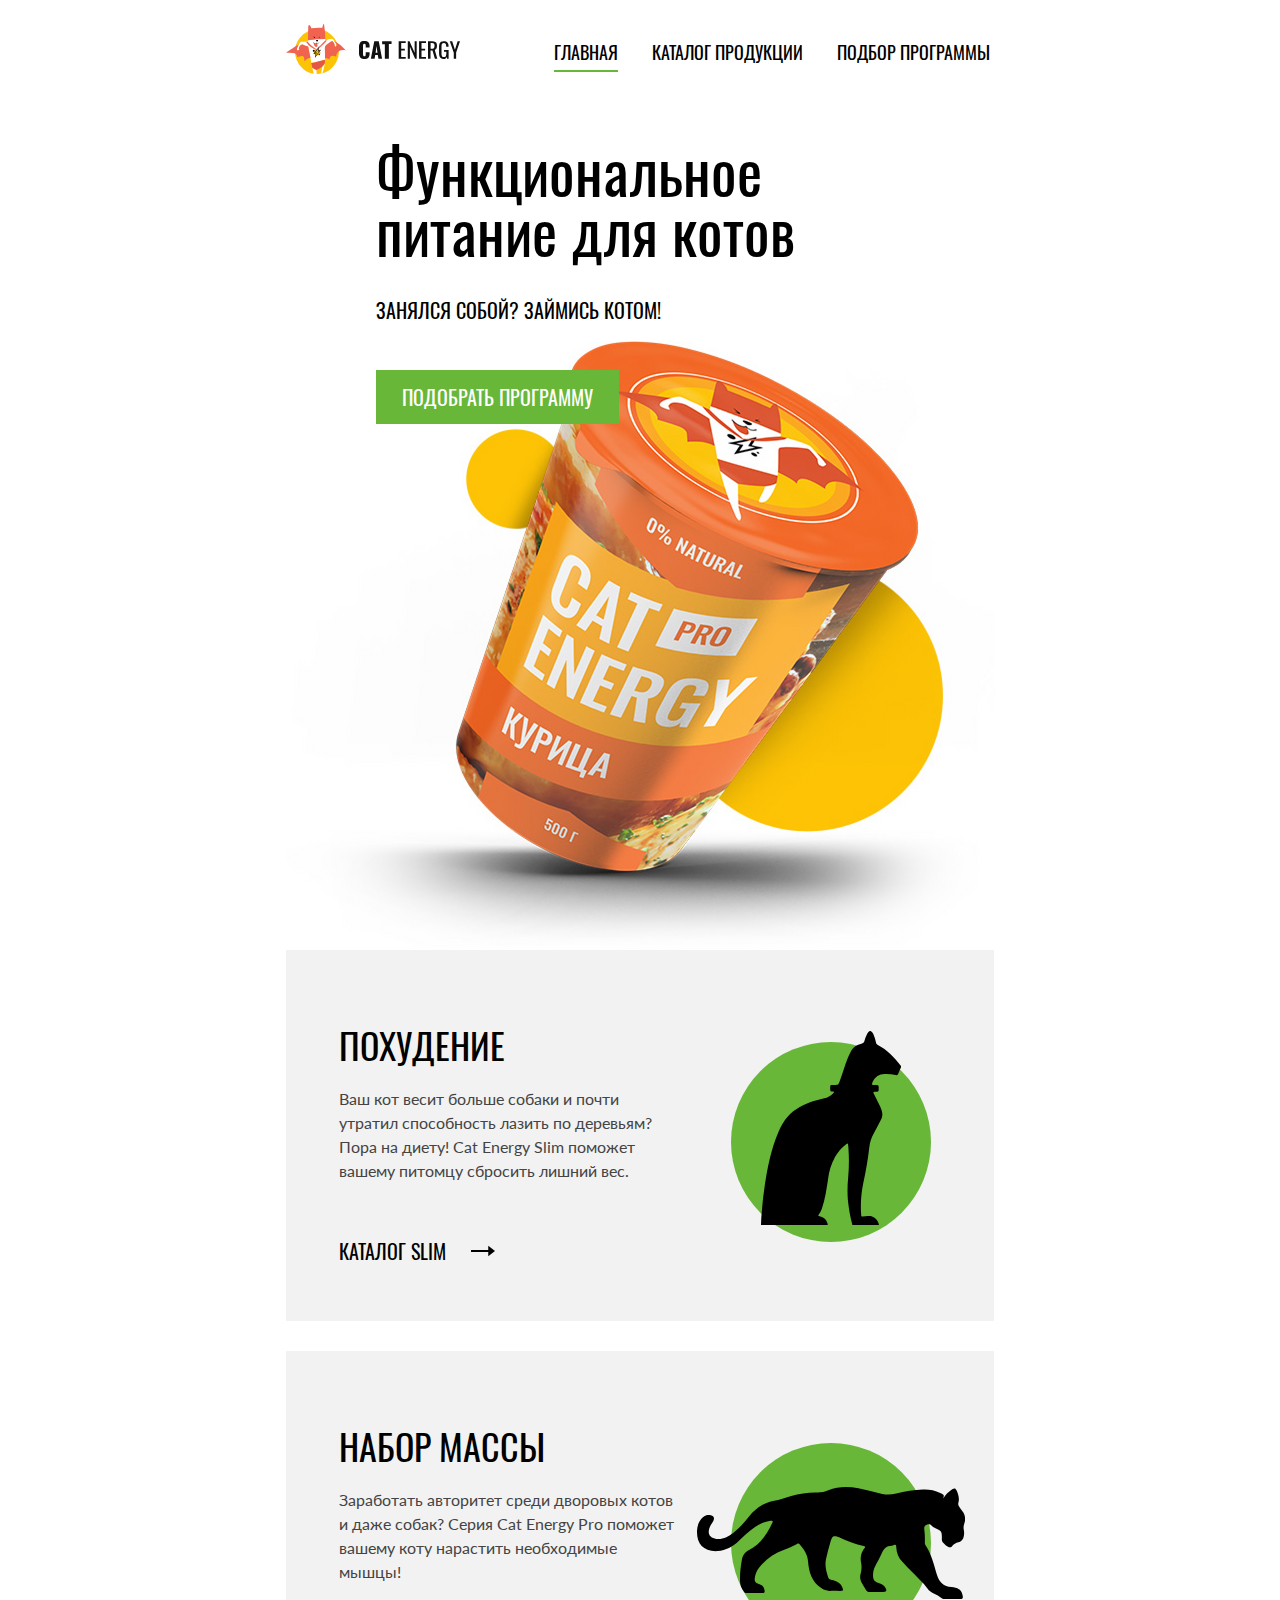
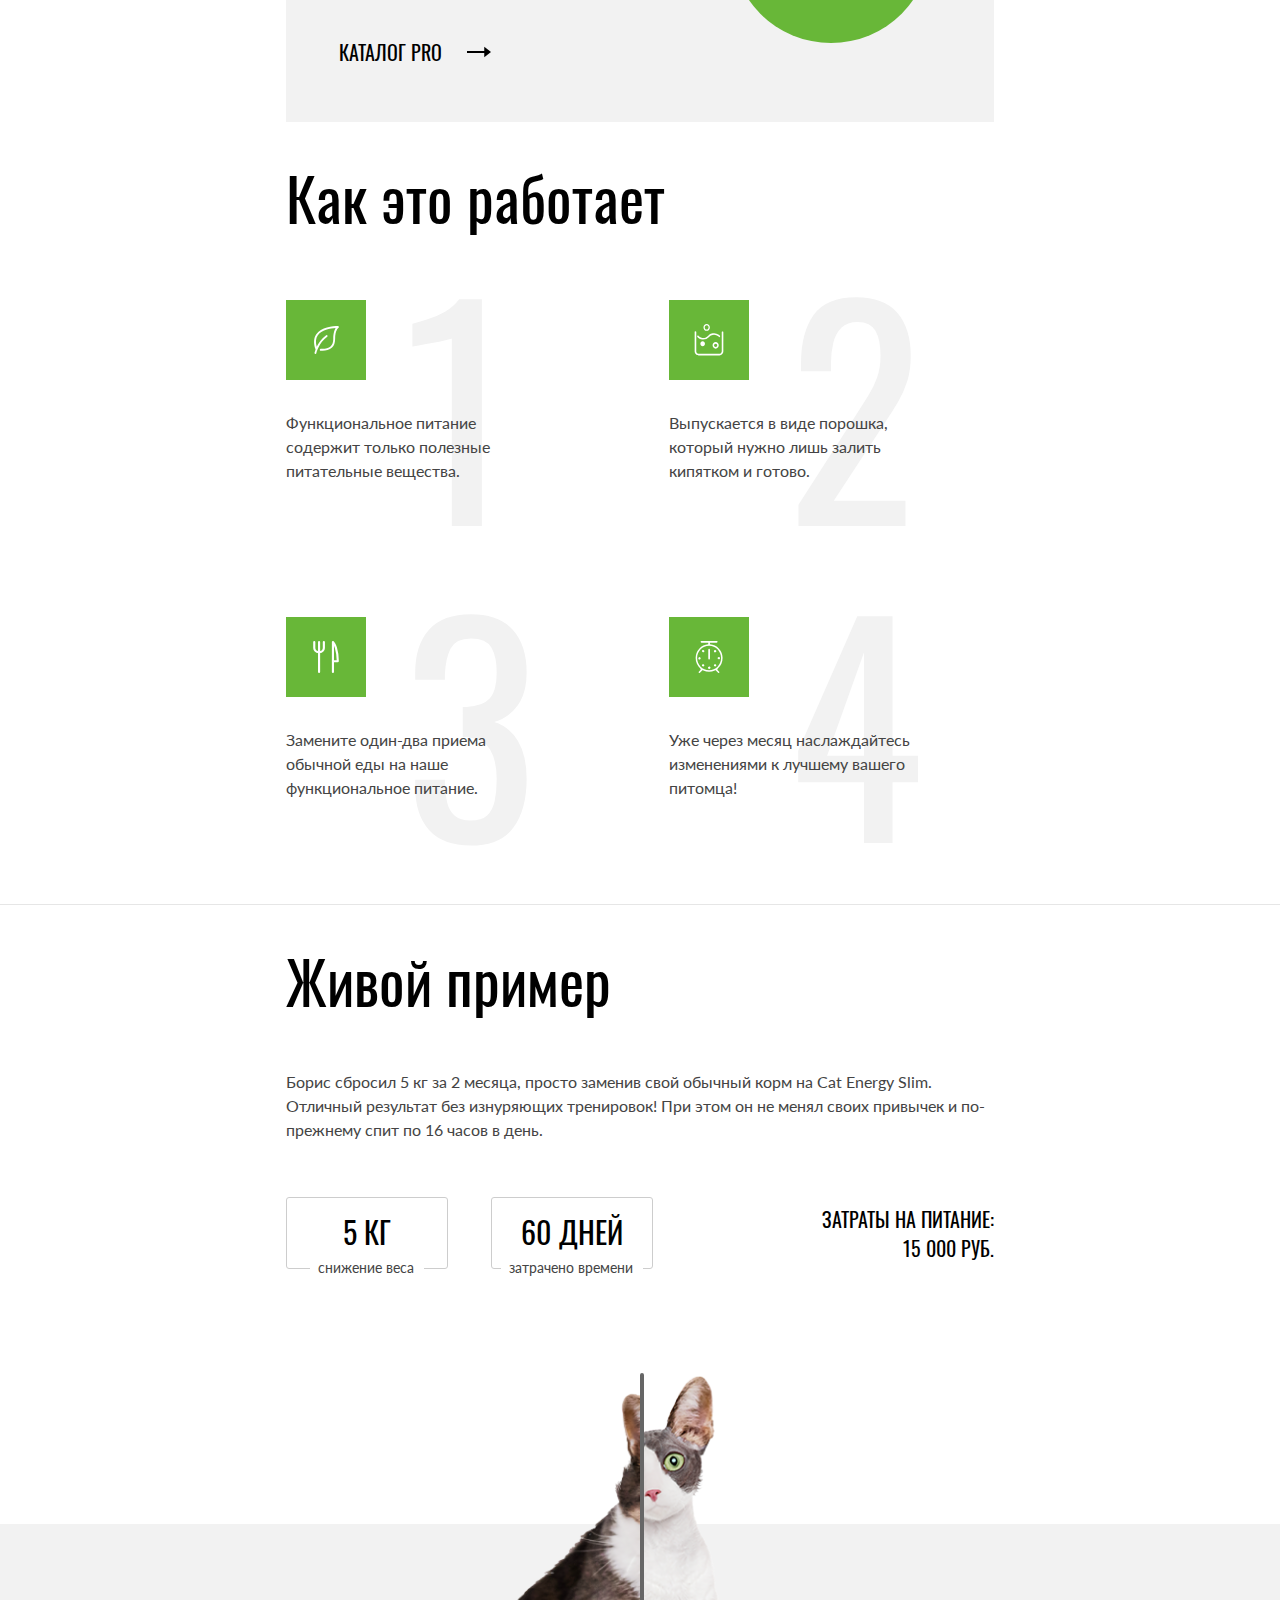
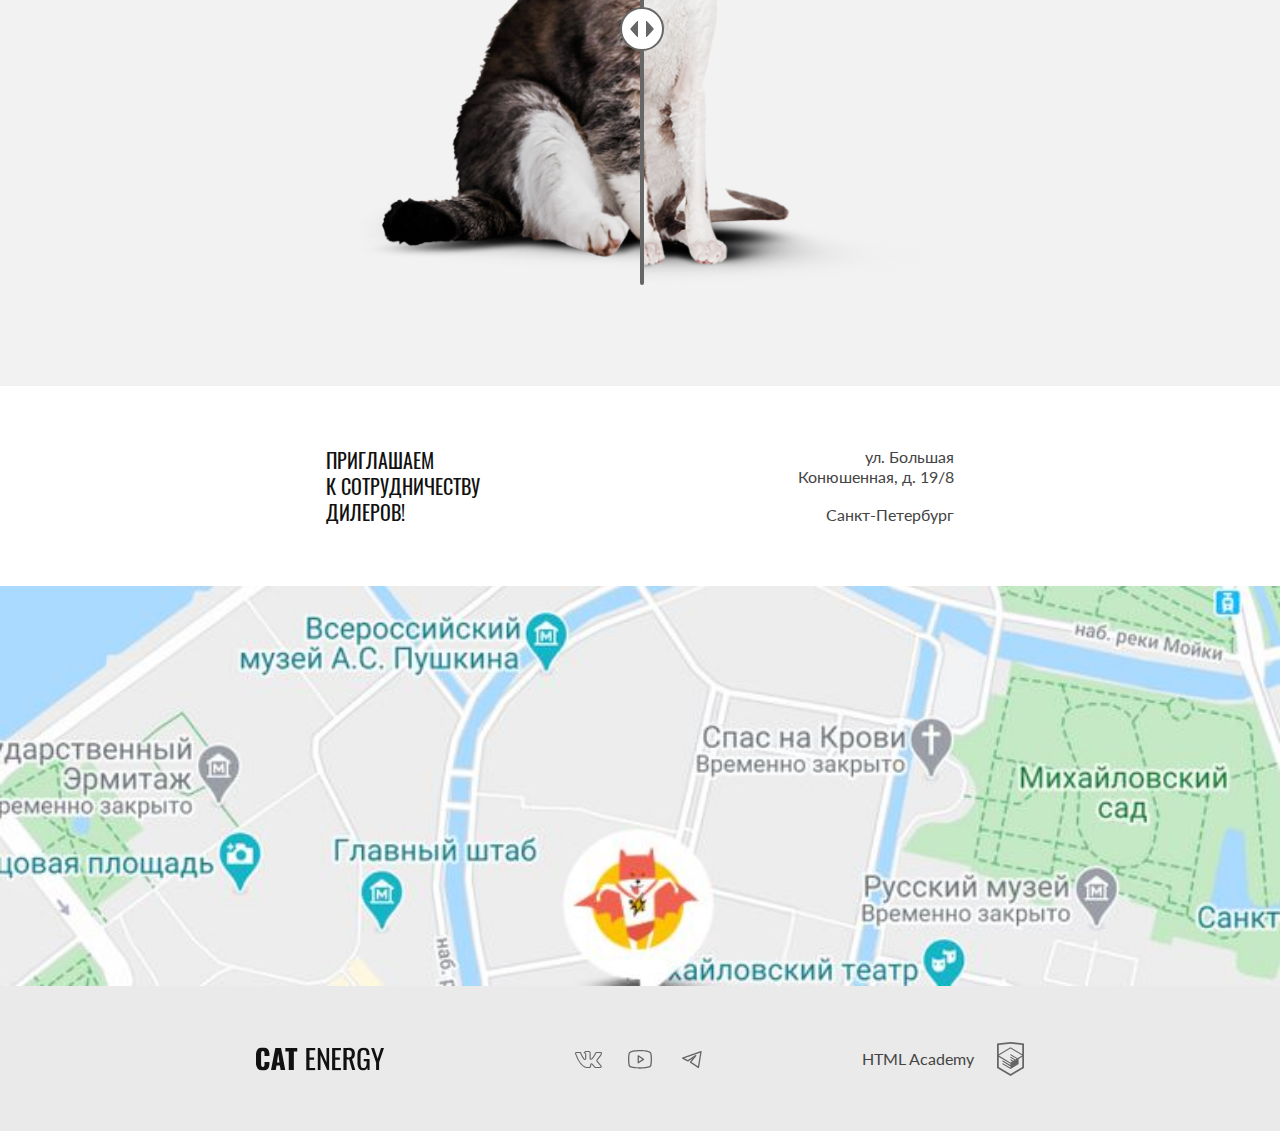
<file: index.html>
<!DOCTYPE html><html class="page" lang="ru"><head><meta charset="UTF-8"><title>Cat Energy</title><meta name="viewport" content="width=device-width,initial-scale=1"><link rel="icon" href="favicon.ico"><link rel="icon" href="favicons/favicon.svg" type="image/svg+xml"><link rel="apple-touch-icon" href="favicons/favicon-apple.png"><link rel="manifest" href="manifest.webmanifest"><link rel="stylesheet" href="styles/styles.css"><link rel="preload" href="../fonts/lato/Lato-Regular.woff2" type="font/woff2" as="font" crossorigin="anonymous"><link rel="preload" href="../fonts/oswald/oswaldregular.woff2" type="font/woff2" as="font" crossorigin="anonymous"><script src="scripts/index.js" defer="defer"></script></head><body class="page__body"><header class="main-header"><div class="main-header__wrapper"><a class="main-header__logo" href="index.html"><picture><source type="image/svg+xml" media="(min-width: 1440px)" srcset="images/logo-desktop.svg" width="70" height="59"><source type="image/svg+xml" media="(min-width: 768px)" srcset="images/logo-tablet.svg" width="60" height="50"><img class="main-header__logo-image" src="images/logo-mobile.svg" alt="Cat Energy Logo" width="33" height="38"></picture></a><a class="main-header__logo-text-wrapper" href="index.html"><img class="main-header__logo-text" src="images/logo-text.svg" alt="Cat Energy" width="101" height="18"> </a><button class="main-header__toggle main-header__toggle--no-js main-header__toggle--open" type="button" id="button"><span class="visually-hidden">Открыть меню</span></button></div><nav class="main-nav main-nav--no-js" id="main-nav"><ul class="main-nav__list nav-list nav-list--white" id="nav"><li class="nav-list__item nav-list__item--current"><a class="nav-list__link" href="index.html">Главная</a></li><li class="nav-list__item"><a class="nav-list__link" href="catalog.html">Каталог продукции</a></li><li class="nav-list__item"><a class="nav-list__link" href="#">Подбор программы</a></li></ul></nav></header><main class="main-container"><section class="hero"><div class="hero__wrapper"><h1 class="hero__title">Функциональное питание для котов</h1><p class="hero__description">Занялся собой? Займись котом!</p><div class="hero__image-wrapper"><picture><source type="image/png" media="(min-width: 1440px)" srcset="images/hero-desktop@1x.png, images/hero-desktop@2x.png 2x" width="552" height="499"><source type="image/png" media="(min-width: 768px)" srcset="images/hero-tablet@1x.png, images/hero-tablet@2x.png 2x" width="709" height="609"><img class="hero__image" src="images/hero-mobile@1x.png" srcset="images/hero-mobile@2x.png" alt="Cat Energy Can." width="280" height="270"></picture></div><a class="hero__link button button--primary" href="#">Подобрать программу</a></div></section><section class="products"><ul class="products__list container"><li class="products__item products__item--slim"><div class="products__item-wrapper"><div class="products__icon"></div><h3 class="products__subtitle">Похудение</h3><p class="products__description">Ваш кот весит больше собаки и почти утратил способность лазить по деревьям? Пора на диету! Cat Energy Slim поможет вашему питомцу сбросить лишний вес.</p><a class="products__link" href="#">Каталог slim</a></div></li><li class="products__item products__item--pro"><div class="products__item-wrapper"><div class="products__icon"></div><h3 class="products__subtitle">Набор массы</h3><p class="products__description">Заработать авторитет среди дворовых котов и даже собак? Серия Cat Energy Pro поможет вашему коту нарастить необходимые мышцы!</p><a class="products__link" href="#">Каталог pro</a></div></li></ul></section><section class="about container"><h2 class="about__title">Как это работает</h2><ul class="about__list"><li class="about__item about__item--leaf"><p class="about__description">Функциональное питание содержит только полезные питательные вещества.</p></li><li class="about__item about__item--water"><p class="about__description">Выпускается в виде порошка, который нужно лишь залить кипятком и готово.</p></li><li class="about__item about__item--food"><p class="about__description">Замените один-два приема обычной еды на наше функциональное питание.</p></li><li class="about__item about__item--clock"><p class="about__description">Уже через месяц наслаждайтесь изменениями к лучшему вашего питомца!</p></li></ul></section><section class="example"><div class="example__container container"><div class="example__wrapper"><h2 class="example__title">Живой пример</h2><p class="example__description">Борис сбросил 5 кг за 2 месяца, просто заменив свой обычный корм на Cat Energy Slim. Отличный результат без изнуряющих тренировок! При этом он не менял своих привычек и по-прежнему спит по 16 часов в день.</p><div class="example__stats-wrapper"><div class="example__stats"><div class="example__stats-title">Снижение веса</div><p class="example__stats-value">5 кг</p></div><div class="example__stats"><div class="example__stats-title">Затрачено времени</div><p class="example__stats-value">60 дней</p></div><div class="example__price-wrapper"><p class="example__price-title">Затраты на питание:</p><p class="example__price-count">15 000 руб.</p></div></div></div><div class="example__image-wrapper"><picture><source type="image/png" media="(min-width: 768px)" srcset="images/example-before-tablet@1x.png, images/example-before-tablet@2x.png 2x" width="560" height="512"><img class="example__image example__image--before" src="images/example-before-mobile@1x.png" srcset="images/example-before-mobile@2x.png" alt="Fat cat example" width="280" height="256"></picture><button class="example__image-slider" type="button"><span class="visually-hidden">Ползунок вида кота</span></button><picture><source type="image/png" media="(min-width: 768px)" srcset="images/example-after-tablet@1x.png, images/example-after-tablet@2x.png 2x" width="560" height="512"><img class="example__image example__image--after" src="images/example-after-mobile@1x.png" srcset="images/example-after-mobile@2x.png" alt="Thin cat example" width="280" height="256"></picture></div></div></section></main><footer class="main-footer"><div class="main-footer__contacts"><div class="main-footer__invitation">Приглашаем<br>к сотрудничеству дилеров!</div><address class="main-footer__address">ул. Большая Конюшенная, д. 19/8 <span class="main-footer__address-footer">Санкт-Петербург</span></address></div><div class="main-footer__map"><iframe class="main-footer__map-frame" src="https://yandex.ru/map-widget/v1/?lang=ru_RU&amp;scroll=true&amp;source=constructor-api&amp;um=constructor%3Aa70b588485700b86dbeb0b23fb0b46061e5efc784e68ea2d456d7e1fca6dc536"></iframe></div><div class="main-footer__social social"><div class="social__wrapper"><a class="social__item social__logo-text-wrapper" href="index.html"><img class="social__logo-text" src="images/logo-text.svg" alt="Cat Energy" width="128" height="24"></a><ul class="social__item social__list"><li class="social__list-item"><a class="social__link social__link--vkontakte" href="https://vk.com/htmlacademy"><span class="visually-hidden">vk</span></a></li><li class="social__list-item"><a class="social__link social__link--youtube" href="https://www.youtube.com/user/htmlacademyru"><span class="visually-hidden">youtube</span></a></li><li class="social__list-item"><a class="social__link social__link--telegram" href="https://t.me/htmlacademy"><span class="visually-hidden">telegram</span></a></li></ul><div class="social__item copyright"><a class="copyright__link" href="https://htmlacademy.ru/intensive/adaptive">HTML Academy</a></div></div></div></footer></body></html>
</file>
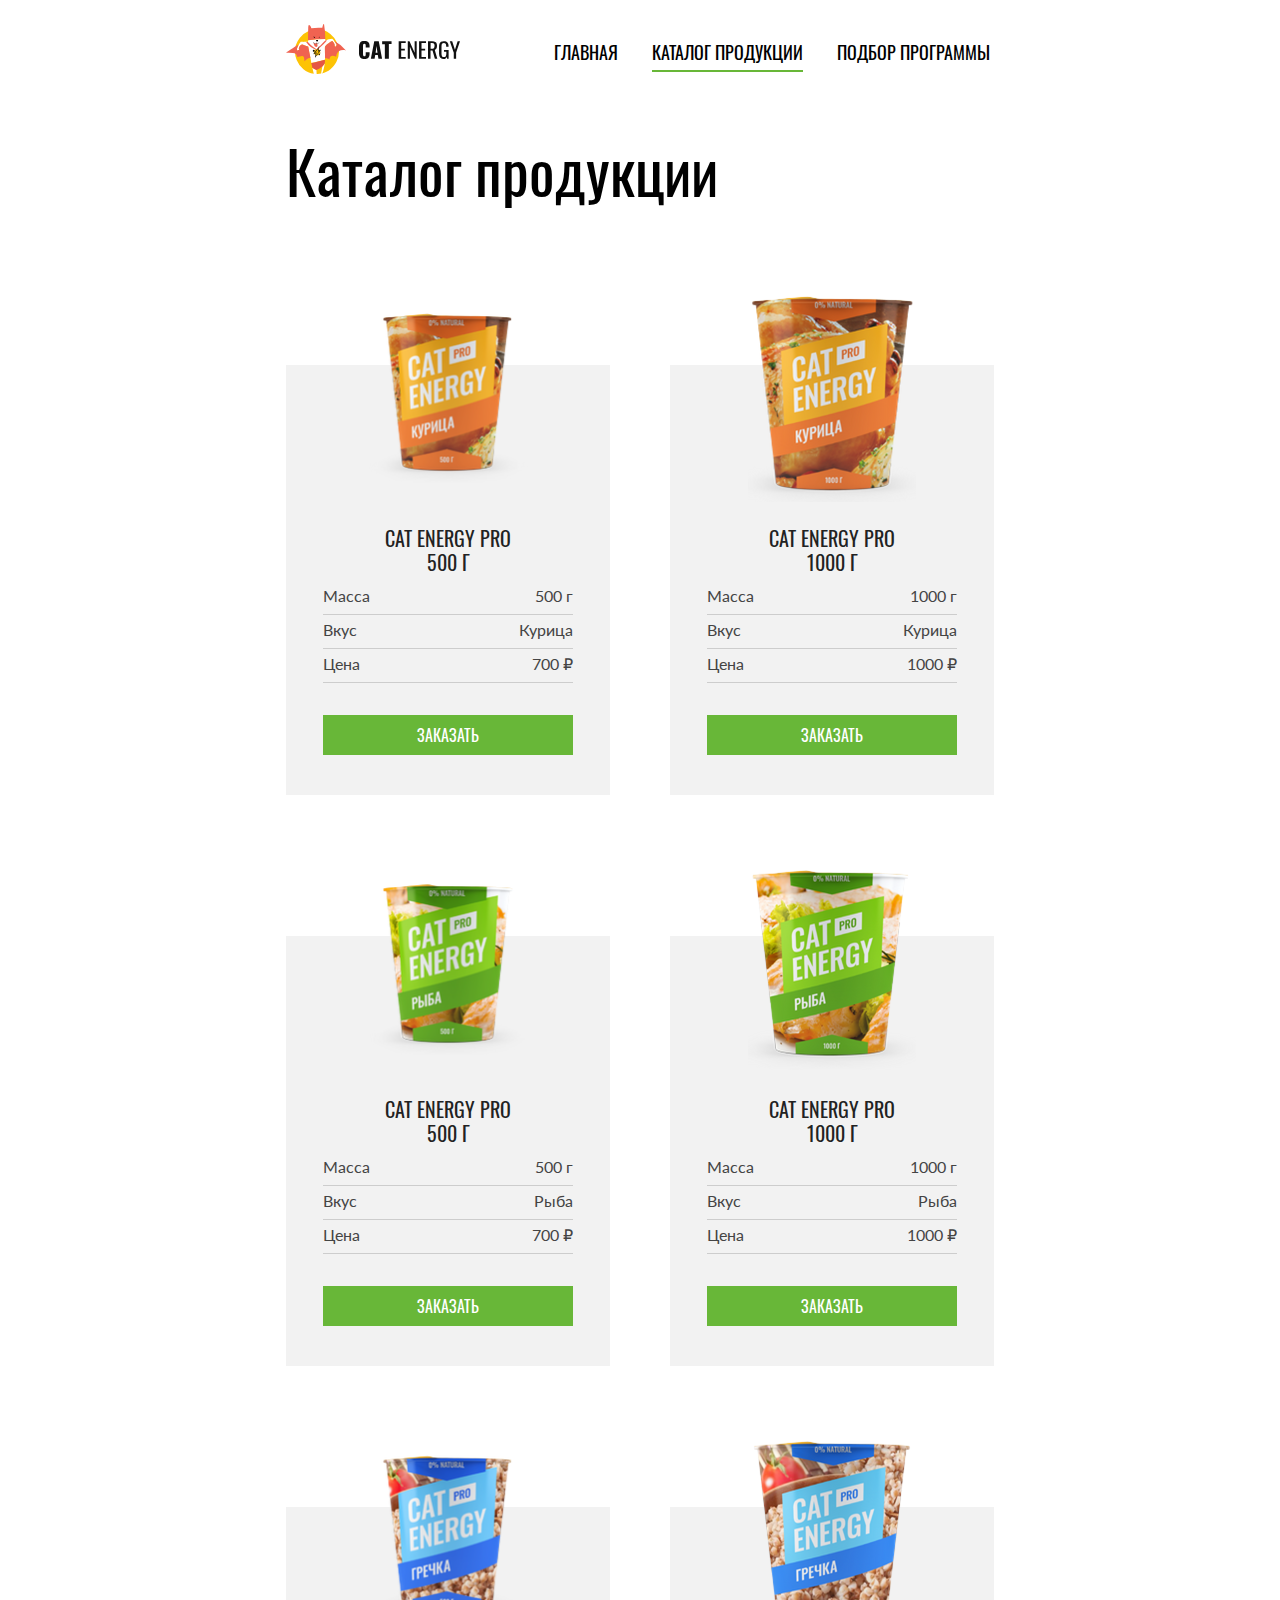
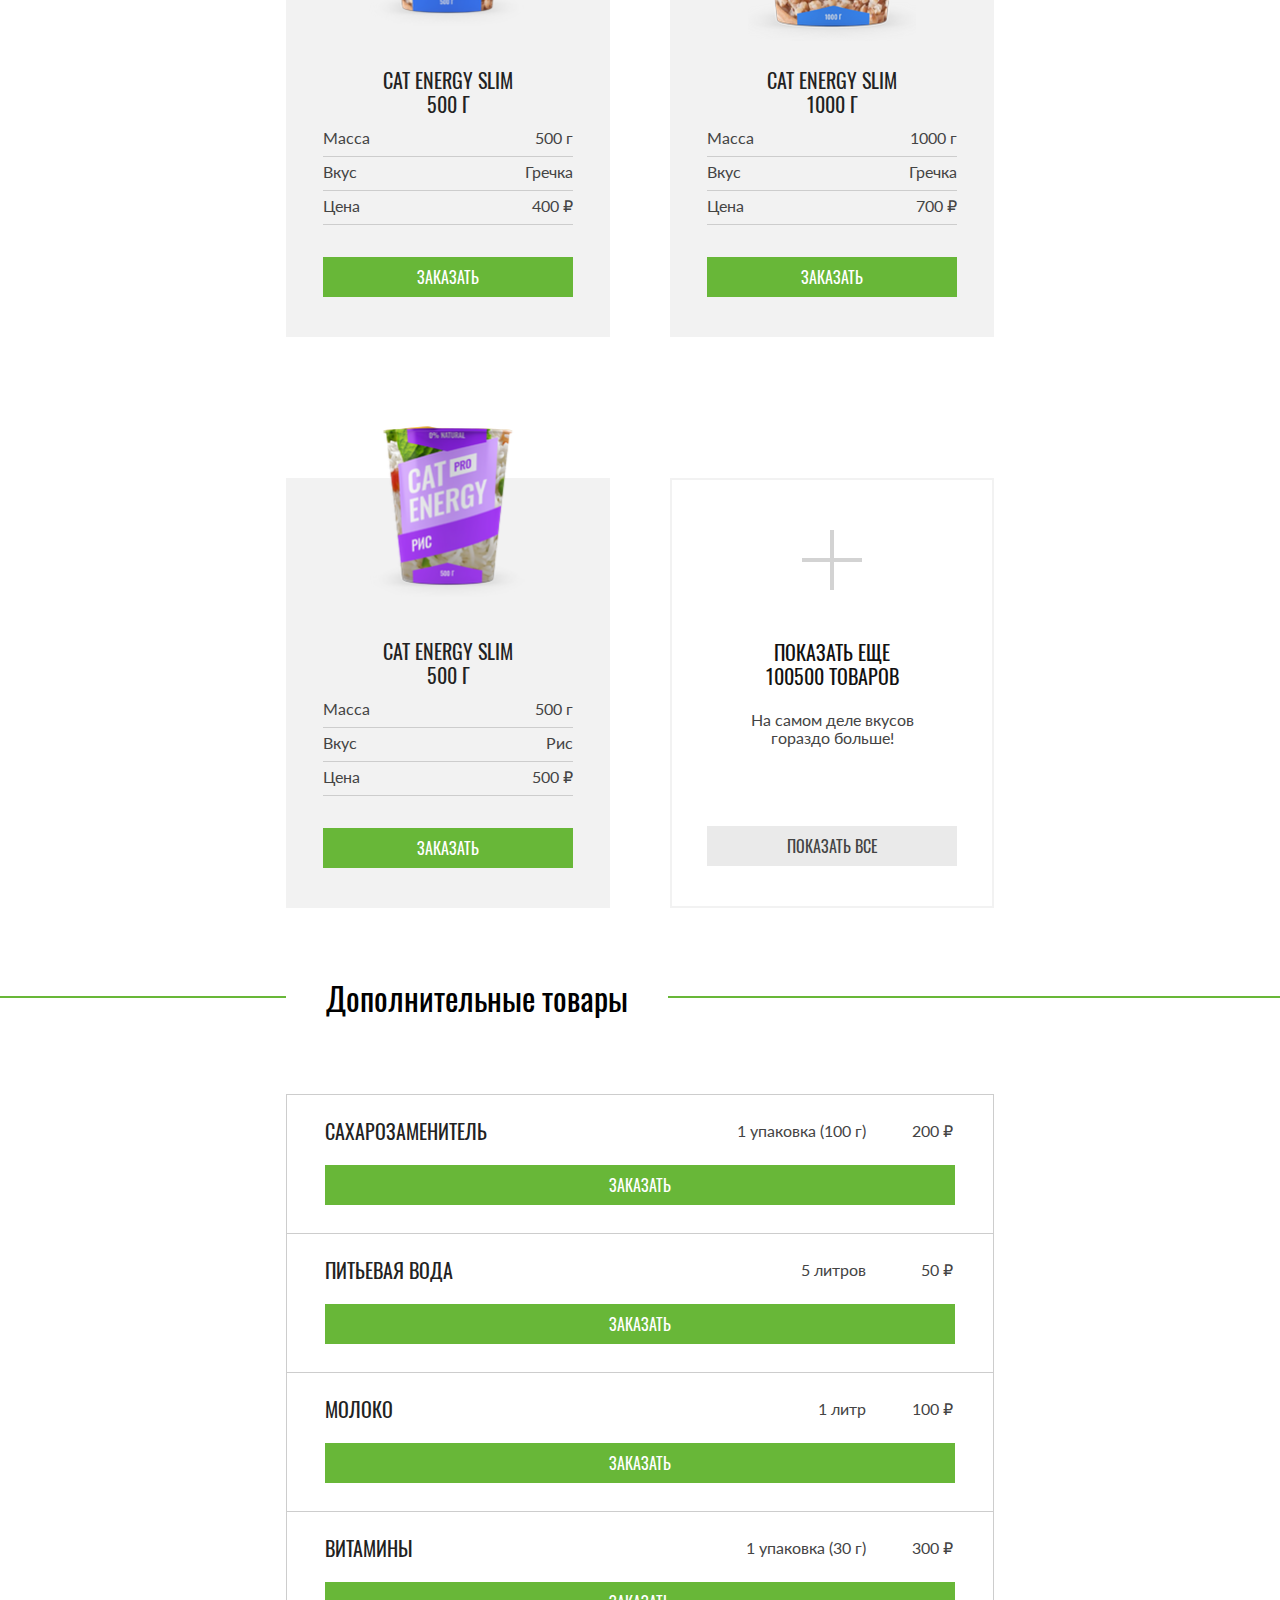
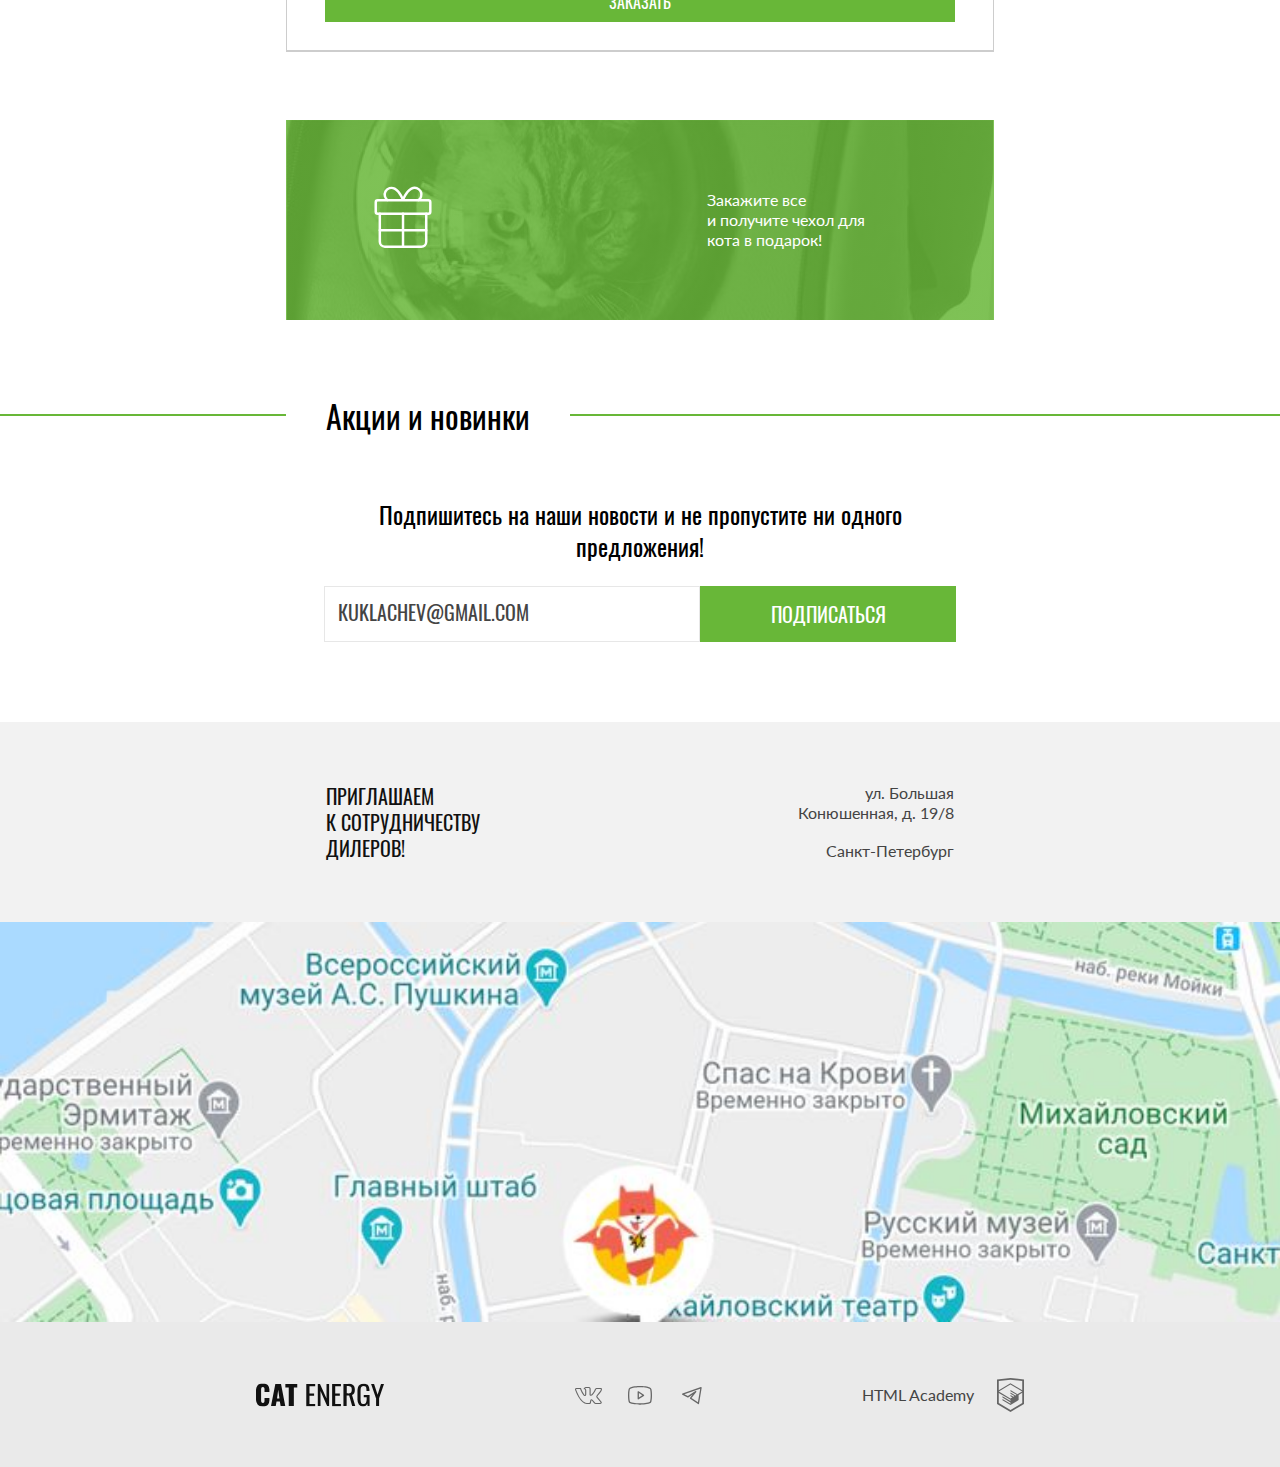
<file: catalog.html>
<!DOCTYPE html><html class="page" lang="ru"><head><meta charset="UTF-8"><title>Cat Energy</title><meta name="viewport" content="width=device-width,initial-scale=1"><link rel="icon" href="favicon.ico"><link rel="icon" href="favicons/favicon.svg" type="image/svg+xml"><link rel="apple-touch-icon" href="favicons/favicon-apple.png"><link rel="manifest" href="manifest.webmanifest"><link rel="stylesheet" href="styles/styles.css"><link rel="preload" href="../fonts/lato/Lato-Regular.woff2" type="font/woff2" as="font" crossorigin="anonymous"><link rel="preload" href="../fonts/oswald/oswaldregular.woff2" type="font/woff2" as="font" crossorigin="anonymous"><script src="scripts/index.js" defer="defer"></script></head><body class="page__body"><header class="main-header"><div class="main-header__wrapper"><a class="main-header__logo" href="index.html"><picture><source type="image/svg+xml" media="(min-width: 1440px)" srcset="images/logo-desktop.svg" width="70" height="59"><source type="image/svg+xml" media="(min-width: 768px)" srcset="images/logo-tablet.svg" width="60" height="50"><img class="main-header__logo-image" src="images/logo-mobile.svg" alt="Cat Energy Logo" width="33" height="38"></picture></a><a class="main-header__logo-text-wrapper" href="index.html"><img class="main-header__logo-text" src="images/logo-text.svg" alt="Cat Energy" width="101" height="18"> </a><button class="main-header__toggle main-header__toggle--no-js main-header__toggle--open" type="button" id="button"><span class="visually-hidden">Открыть меню</span></button></div><nav class="main-nav main-nav--no-js" id="main-nav"><ul class="main-nav__list nav-list" id="nav"><li class="nav-list__item"><a class="nav-list__link" href="index.html">Главная</a></li><li class="nav-list__item nav-list__item--current"><a class="nav-list__link" href="catalog.html">Каталог продукции</a></li><li class="nav-list__item"><a class="nav-list__link" href="#">Подбор программы</a></li></ul></nav></header><main class="main-container"><section class="catalog"><h2 class="catalog__title container">Каталог продукции</h2><ul class="catalog__list"><li class="catalog__item"><div class="catalog__item-wrapper"><a class="catalog__item-image" href="#"><picture><source type="image/png" media="(min-width: 768px)" srcset="images/catalog-1-tablet@1x.png, images/catalog-1-tablet@2x.png 2x" width="161" height="172"><img src="images/catalog-1-mobile@1x.png" srcset="images/catalog-1-mobile@2x.png" alt="Банка корма с курицей Cat Energy PRO 500 г" width="68" height="86"></picture></a><a class="catalog__item-title" href="#">Cat Energy PRO 500 г</a><dl class="catalog__item-param-list"><dt class="catalog__item-param">Масса</dt><dd class="catalog__item-value">500 г</dd><dt class="catalog__item-param">Вкус</dt><dd class="catalog__item-value">Курица</dd><dt class="catalog__item-param">Цена</dt><dd class="catalog__item-value">700 ₽</dd></dl><button class="catalog__item-button button button--primary" type="button">Заказать</button></div></li><li class="catalog__item"><div class="catalog__item-wrapper"><a class="catalog__item-image" href="#"><picture><source type="image/png" media="(min-width: 1440px)" srcset="images/catalog-2-desktop@1x.png, images/catalog-2-desktop@2x.png 2x" width="172" height="196"><source type="image/png" media="(min-width: 768px)" srcset="images/catalog-2-tablet@1x.png, images/catalog-2-tablet@2x.png 2x" width="168" height="206"><img src="images/catalog-2-mobile@1x.png" srcset="images/catalog-2-mobile@2x.png" alt="Банка корма с курицей Cat Energy PRO 1000 г" width="84" height="100"></picture></a><a class="catalog__item-title" href="#">Cat Energy PRO 1000 г</a><dl class="catalog__item-param-list"><dt class="catalog__item-param">Масса</dt><dd class="catalog__item-value">1000 г</dd><dt class="catalog__item-param">Вкус</dt><dd class="catalog__item-value">Курица</dd><dt class="catalog__item-param">Цена</dt><dd class="catalog__item-value">1000 ₽</dd></dl><button class="catalog__item-button button button--primary" type="button">Заказать</button></div></li><li class="catalog__item"><div class="catalog__item-wrapper"><a class="catalog__item-image" href="#"><picture><source type="image/png" media="(min-width: 768px)" srcset="images/catalog-3-tablet@1x.png, images/catalog-3-tablet@2x.png 2x" width="163" height="174"><img src="images/catalog-3-mobile@1x.png" srcset="images/catalog-3-mobile@2x.png" alt="Банка корма с рыбой Cat Energy PRO 500 г" width="68" height="78"></picture></a><a class="catalog__item-title" href="#">Cat Energy PRO 500 г</a><dl class="catalog__item-param-list"><dt class="catalog__item-param">Масса</dt><dd class="catalog__item-value">500 г</dd><dt class="catalog__item-param">Вкус</dt><dd class="catalog__item-value">Рыба</dd><dt class="catalog__item-param">Цена</dt><dd class="catalog__item-value">700 ₽</dd></dl><button class="catalog__item-button button button--primary" type="button">Заказать</button></div></li><li class="catalog__item"><div class="catalog__item-wrapper"><a class="catalog__item-image" href="#"><picture><source type="image/png" media="(min-width: 1440px)" srcset="images/catalog-4-desktop@1x.png, images/catalog-4-desktop@2x.png 2x" width="172" height="196"><source type="image/png" media="(min-width: 768px)" srcset="images/catalog-4-tablet@1x.png, images/catalog-4-tablet@2x.png 2x" width="168" height="200"><img src="images/catalog-4-mobile@1x.png" srcset="images/catalog-4-mobile@2x.png" alt="Банка корма с рыбой Cat Energy PRO 1000 г" width="84" height="100"></picture></a><a class="catalog__item-title" href="#">Cat Energy PRO 1000 г</a><dl class="catalog__item-param-list"><dt class="catalog__item-param">Масса</dt><dd class="catalog__item-value">1000 г</dd><dt class="catalog__item-param">Вкус</dt><dd class="catalog__item-value">Рыба</dd><dt class="catalog__item-param">Цена</dt><dd class="catalog__item-value">1000 ₽</dd></dl><button class="catalog__item-button button button--primary" type="button">Заказать</button></div></li><li class="catalog__item"><div class="catalog__item-wrapper"><a class="catalog__item-image" href="#"><picture><source type="image/png" media="(min-width: 768px)" srcset="images/catalog-5-tablet@1x.png, images/catalog-5-tablet@2x.png 2x" width="161" height="171"><img src="images/catalog-5-mobile@1x.png" srcset="images/catalog-5-mobile@2x.png" alt="Банка корма с гречкой Cat Energy SLIM 500 г" width="68" height="78"></picture></a><a class="catalog__item-title" href="#">Cat Energy SLIM 500 г</a><dl class="catalog__item-param-list"><dt class="catalog__item-param">Масса</dt><dd class="catalog__item-value">500 г</dd><dt class="catalog__item-param">Вкус</dt><dd class="catalog__item-value">Гречка</dd><dt class="catalog__item-param">Цена</dt><dd class="catalog__item-value">400 ₽</dd></dl><button class="catalog__item-button button button--primary" type="button">Заказать</button></div></li><li class="catalog__item"><div class="catalog__item-wrapper"><a class="catalog__item-image" href="#"><picture><source type="image/png" media="(min-width: 1440px)" srcset="images/catalog-6-desktop@1x.png, images/catalog-6-desktop@2x.png 2x" width="172" height="196"><source type="image/png" media="(min-width: 768px)" srcset="images/catalog-6-tablet@1x.png, images/catalog-6-tablet@2x.png 2x" width="168" height="200"><img src="images/catalog-6-mobile@1x.png" srcset="images/catalog-6-mobile@2x.png" alt="Банка корма с гречкой Cat Energy SLIM 1000 г" width="84" height="100"></picture></a><a class="catalog__item-title" href="#">Cat Energy SLIM 1000 г</a><dl class="catalog__item-param-list"><dt class="catalog__item-param">Масса</dt><dd class="catalog__item-value">1000 г</dd><dt class="catalog__item-param">Вкус</dt><dd class="catalog__item-value">Гречка</dd><dt class="catalog__item-param">Цена</dt><dd class="catalog__item-value">700 ₽</dd></dl><button class="catalog__item-button button button--primary" type="button">Заказать</button></div></li><li class="catalog__item"><div class="catalog__item-wrapper"><a class="catalog__item-image" href="#"><picture><source type="image/png" media="(min-width: 768px)" srcset="images/catalog-7-tablet@1x.png, images/catalog-7-tablet@2x.png 2x" width="163" height="174"><img src="images/catalog-7-mobile@1x.png" srcset="images/catalog-7-mobile@2x.png" alt="Банка корма с рисом Cat Energy SLIM 500 г" width="72" height="84"></picture></a><a class="catalog__item-title" href="#">Cat Energy SLIM 500 г</a><dl class="catalog__item-param-list"><dt class="catalog__item-param">Масса</dt><dd class="catalog__item-value">500 г</dd><dt class="catalog__item-param">Вкус</dt><dd class="catalog__item-value">Рис</dd><dt class="catalog__item-param">Цена</dt><dd class="catalog__item-value">500 ₽</dd></dl><button class="catalog__item-button button button--primary" type="button">Заказать</button></div></li><li class="catalog__item item-more"><div class="item-more__wrapper"><h4 class="item-more__title">Показать еще 100500 товаров</h4><p class="item-more__description">На самом деле вкусов гораздо больше!</p><button class="item-more__button button button--secondary" type="button">Показать все</button></div></li></ul></section><section class="additional-products"><div class="additional-products__title section-title"><div class="section-title__wrapper"><h2 class="section-title__title">Дополнительные товары</h2></div></div><div class="additional-products__wrapper container"><ul class="additional-products product-list"><li class="product-list__item"><h4 class="product-list__item-title">Сахарозаменитель</h4><dl class="product-list__item-param-list"><dt class="product-list__item-size">1 упаковка (100 г)</dt><dd class="product-list__item-price">200 ₽</dd></dl><button class="product-list__item-button button button--primary" type="button">Заказать</button></li><li class="product-list__item"><h4 class="product-list__item-title">Питьевая вода</h4><dl class="product-list__item-param-list"><dt class="product-list__item-size">5 литров</dt><dd class="product-list__item-price">50 ₽</dd></dl><button class="product-list__item-button button button--primary" type="button">Заказать</button></li><li class="product-list__item"><h4 class="product-list__item-title">Молоко</h4><dl class="product-list__item-param-list"><dt class="product-list__item-size">1 литр</dt><dd class="product-list__item-price">100 ₽</dd></dl><button class="product-list__item-button button button--primary" type="button">Заказать</button></li><li class="product-list__item"><h4 class="product-list__item-title">Витамины</h4><dl class="product-list__item-param-list"><dt class="product-list__item-size">1 упаковка (30 г)</dt><dd class="product-list__item-price">300 ₽</dd></dl><button class="product-list__item-button button button--primary" type="button">Заказать</button></li></ul><div class="additional-products order-gift"><p class="order-gift__description">Закажите все<br>и получите чехол для кота в подарок!</p></div></div></section><section class="promo"><div class="promo__title section-title"><div class="section-title__wrapper"><h2 class="section-title__title">Акции и новинки</h2></div></div><h3 class="promo__form-title container">Подпишитесь на наши новости и не пропустите ни одного предложения!</h3><form class="promo__form form container" action="POST"><label class="form__label"><input class="form__input" type="email" name="email" placeholder="кuklachev@gmail.com"></label> <button class="form__button button button--primary" type="submit">Подписаться</button></form></section></main><footer class="main-footer main-footer--grey"><div class="main-footer__contacts"><div class="main-footer__invitation">Приглашаем<br>к сотрудничеству дилеров!</div><address class="main-footer__address">ул. Большая Конюшенная, д. 19/8 <span class="main-footer__address-footer">Санкт-Петербург</span></address></div><div class="main-footer__map"><iframe class="main-footer__map-frame" src="https://yandex.ru/map-widget/v1/?lang=ru_RU&amp;scroll=true&amp;source=constructor-api&amp;um=constructor%3Aa70b588485700b86dbeb0b23fb0b46061e5efc784e68ea2d456d7e1fca6dc536"></iframe></div><div class="main-footer__social social"><div class="social__wrapper"><a class="social__item social__logo-text-wrapper" href="index.html"><img class="social__logo-text" src="images/logo-text.svg" alt="Cat Energy" width="128" height="24"></a><ul class="social__item social__list"><li class="social__list-item"><a class="social__link social__link--vkontakte" href="https://vk.com/htmlacademy"><span class="visually-hidden">vk</span></a></li><li class="social__list-item"><a class="social__link social__link--youtube" href="https://www.youtube.com/user/htmlacademyru"><span class="visually-hidden">youtube</span></a></li><li class="social__list-item"><a class="social__link social__link--telegram" href="https://t.me/htmlacademy"><span class="visually-hidden">telegram</span></a></li></ul><div class="social__item copyright"><a class="copyright__link" href="https://htmlacademy.ru/intensive/adaptive">HTML Academy</a></div></div></div></footer></body></html>
</file>
<file: styles/styles.css>
body{color:#000;background-color:#fff;margin:0;font-family:Lato-Regular,Arial,sans-serif}h1,h2,h3,h4{font:inherit}a{color:inherit;text-decoration:none}ul{margin:0;padding:0;list-style-type:none}@font-face{font-family:Lato-Regular;font-weight:400;font-style:normal;font-display:swap;src:url(../fonts/lato/Lato-Regular.woff2)format("woff2")}@font-face{font-family:Oswald;font-weight:400;font-style:normal;font-display:swap;src:url(../fonts/oswald/oswaldregular.woff2)format("woff2")}.container{width:280px;margin:0 auto}@media (width>=768px){.container{width:708px}}@media (width>=1440px){.container{width:1220px}}.button{text-transform:uppercase;cursor:pointer;border:none;font-family:Oswald,Arial,sans-serif;font-size:16px;line-height:20px}@media (width>=768px){.button{font-size:20px;line-height:26px}}.button--primary{color:#fff;background-color:#68b738}.button--primary:hover{background-color:#5eaa2f}.button--primary:active{color:#ffffff4d}.button--secondary{color:#444;background-color:#eaeaea}.button--secondary:hover{background-color:#ebebeb}.section-title{min-width:100%;height:24px;position:relative}.section-title:before{content:"";z-index:-1;background-color:#68b738;width:100%;height:2px;position:absolute;top:40%}@media (width>=768px){.section-title:before{top:60%}}@media (width>=1440px){.section-title:before{top:75%}}.section-title__wrapper{width:320px;margin:0 auto}@media (width>=768px){.section-title__wrapper{width:708px}}@media (width>=1440px){.section-title__wrapper{width:1300px}}.section-title__title{background-color:#fff;margin:0 auto;padding:0 40px 0 20px;font-family:Oswald,Arial,sans-serif;font-size:24px;line-height:24px;display:inline-block}@media (width>=768px){.section-title__title{padding:0 40px;font-size:32px;line-height:32px}}@media (width>=1440px){.section-title__title{padding:0 40px;font-size:40px;line-height:40px}}@media (width>=768px){.main-header{align-items:flex-end;width:708px;margin:0 auto;padding-top:25px;display:flex}}@media (width>=1440px){.main-header{z-index:1;background:0 0;width:1220px;padding-top:55px;position:absolute;left:0;right:0}}.main-header__wrapper{background-color:#fff;align-items:center;width:280px;height:38px;margin:0 auto;padding:13px 20px 14px;display:flex}@media (width>=768px){.main-header__wrapper{margin:unset;justify-content:flex-start;width:auto;height:50px;padding:0}}@media (width>=1440px){.main-header__wrapper{height:59px}}.main-header__logo-text-wrapper{height:18px;margin-left:56px}.main-header__logo-text-wrapper:hover{opacity:.6}.main-header__logo-text-wrapper:active{opacity:.3}@media (width>=768px){.main-header__logo-text-wrapper{margin-left:13px}}@media (width>=1440px){.main-header__logo-text-wrapper{width:118px;height:21px;margin-left:14px}}.main-header__logo-text{width:100%;height:100%}.main-header__toggle{background-image:url(../icons/stack.svg#menu-open);background-color:unset;border:none;width:24px;height:24px;margin-left:65px}@media (width>=768px){.main-header__toggle{display:none}}.main-header__toggle--close{background-image:url(../icons/stack.svg#menu-close);background-position:50%;background-repeat:no-repeat;background-size:18px 18px}.main-header__toggle--no-js{opacity:0}.nav-list{color:#000;z-index:2;flex-direction:column;column-gap:34px;width:100%;font-family:Oswald,Arial,sans-serif;display:none}@media (width>=768px){.nav-list{flex-direction:row;height:32px;display:flex}}@media (width>=1440px){.nav-list{height:38px}}.nav-list--open{display:flex}.nav-list__item{text-align:center;border-top:1px solid #e6e6e6;width:100%;margin:0 auto;padding:22px 0 24px;font-size:20px;line-height:20px}.nav-list__item:last-child{border-bottom:1px solid #e6e6e6}.nav-list__item:hover{opacity:.6}.nav-list__item:active{opacity:.3}@media (width>=768px){.nav-list__item{margin:unset;padding:unset;border:unset;width:auto;font-size:18px;line-height:24px}.nav-list__item:last-child{border:unset}}@media (width>=1440px){.nav-list__item{font-size:20px;line-height:30px}}@media (width>=768px){.nav-list__item--current{border-bottom:2px solid #68b738}}@media (width>=1440px){.nav-list--white{color:#fff}.nav-list--white .nav-list__item--current{border-bottom:2px solid #fff}}.main-nav{text-transform:uppercase;z-index:1;background-color:#fff;width:100%;font-family:Oswald,Arial,sans-serif;font-size:20px;line-height:20px;display:flex;position:absolute;top:65px;left:0;right:0}@media (width>=768px){.main-nav{width:unset;background-color:#0000;margin-bottom:3px;margin-left:auto;margin-right:4px;font-size:18px;line-height:24px;position:static}}@media (width>=1440px){.main-nav{margin-top:16px;margin-bottom:4px;margin-right:0;font-size:20px;line-height:30px}}.main-nav--no-js{display:flex;position:static}.main-nav--no-js .main-nav__list{display:flex}.main-container{flex-direction:column;display:flex}.hero{color:#fff;min-width:100%;font-family:Oswald,Arial,sans-serif;font-weight:400;position:relative}.hero:before{content:"";z-index:-1;background-image:-webkit-linear-gradient(90deg,#68b738,#68b738bf),-webkit-image-set(url(../images/hero-bg-mobile@1x.jpg) 1x type("image/jpeg"),url(../images/hero-bg-mobile@2x.jpg) 2x type("image/jpeg")),-webkit-linear-gradient(bottom left,#3f3e43,#525157);background-image:linear-gradient(90deg,#68b738,#68b738bf),image-set("../images/hero-bg-mobile@1x.jpg" 1x type("image/jpeg"),"../images/hero-bg-mobile@2x.jpg" 2x type("image/jpeg")),linear-gradient(to bottom left,#3f3e43,#525157);background-position:50%;background-repeat:no-repeat;width:100%;height:302px;position:absolute;top:0}@media (width>=768px){.hero{color:#000}.hero:before{display:none}}@media (width>=1440px){.hero:before{background-image:-webkit-linear-gradient(90deg,#68b738,#68b738bf),-webkit-image-set(url(../images/hero-bg-desktop@1x.jpg) 1x type("image/jpeg"),url(../images/hero-bg-desktop@2x.jpg) 2x type("image/jpeg")),-webkit-linear-gradient(bottom left,#3f3e43,#525157);background-image:linear-gradient(90deg,#68b738,#68b738bf),image-set("../images/hero-bg-desktop@1x.jpg" 1x type("image/jpeg"),"../images/hero-bg-desktop@2x.jpg" 2x type("image/jpeg")),linear-gradient(to bottom left,#3f3e43,#525157);background-position:100%;width:50%;height:100%;display:block;right:0}}.hero__wrapper{flex-direction:column;align-items:center;width:320px;margin:0 auto;display:flex;position:relative}@media (width>=768px){.hero__wrapper{width:528px;min-height:880px}}@media (width>=1440px){.hero__wrapper{align-items:flex-start;width:1060px;min-height:551px;margin-top:143px}}.hero__title{text-align:center;margin:27px auto 0;font-size:36px;line-height:36px}@media (width>=768px){.hero__title{text-align:start;margin-top:65px;font-size:60px;line-height:60px}}@media (width>=1440px){.hero__title{max-width:50%;margin:81px 0 0}}.hero__description{text-transform:uppercase;margin:25px auto 0;font-size:14px;line-height:14px}@media (width>=768px){.hero__description{margin-top:40px;margin-left:0;font-size:20px;line-height:20px}}.hero__image-wrapper{z-index:-1;margin:29px 0 0;position:relative}@media (width>=768px){.hero__image-wrapper{z-index:-1;position:absolute;bottom:0}}@media (width>=1440px){.hero__image-wrapper{margin-top:0;margin-right:141px;top:0;right:0}}.hero__link{text-align:center;width:280px;margin-top:-2px;padding:10px 0}@media (width>=768px){.hero__link{width:auto;margin:50px auto 0 0;padding:14px 26px}}.products{color:#000;font-family:Oswald,Arial,sans-serif}.products__item{background-color:#f2f2f2;width:100%}@media (width>=1440px){.products__item{width:570px}}.products__item-wrapper{grid-template-rows:repeat(3,auto);grid-template-columns:50px 1fr;gap:22px 20px;padding:24px 20px 22px;display:grid}@media (width>=768px){.products__item-wrapper{grid-template-columns:1fr 200px;gap:24px 53px;padding:77px 63px 53px 53px}}@media (width>=1440px){.products__item-wrapper{grid-template-columns:100px 1fr;gap:23px 62px;padding:47px 52px 55px}}.products__icon{background-color:#68b738;border-radius:50%;width:50px;height:50px;display:inline-block;position:relative}@media (width>=768px){.products__icon{grid-area:1/2/-1/3;width:200px;height:200px;margin-top:15px}}@media (width>=1440px){.products__icon{grid-area:1/1/2/2;width:100px;height:100px;margin-top:0}}.products__icon:before{content:"";position:absolute;top:50%;left:50%;transform:translate(-50%,-50%)}.products__subtitle{text-transform:uppercase;margin:auto 0;font-size:24px;line-height:37px;display:inline-block}@media (width>=768px){.products__subtitle{grid-column:1/2;font-size:36px;line-height:36px}}@media (width>=1440px){.products__subtitle{grid-area:1/2/2/3}}.products__description{color:#444;grid-column:1/-1;margin:0;font-family:Lato-Regular,Arial,sans-serif;font-size:14px;line-height:18px}@media (width>=768px){.products__description{grid-column:1/2;font-size:16px;line-height:24px}}@media (width>=1440px){.products__description{grid-area:2/1/3/3;margin-top:16px}}.products__link{text-transform:uppercase;border-top:1px solid #d9d9d9;grid-column:1/-1;align-items:center;padding-top:19px;font-size:16px;line-height:16px;display:flex}.products__link:after{content:"";background-image:url(../icons/stack.svg#arrow);width:24px;height:12px;margin-left:15px;display:inline-block}.products__link:active{opacity:.3}.products__link:hover:after{width:32px;transform:scaleX(1.33)}@media (width>=768px){.products__link{border:none;grid-column:1/2;margin-top:29px;margin-bottom:2px;padding:0;font-size:20px;line-height:30px}.products__link:after{margin-left:25px}}@media (width>=1440px){.products__link{grid-area:3/1/-1/3;margin-top:4px;margin-bottom:4px}}.products__item--slim .products__icon:before{background-image:url(../icons/stack.svg#cat-slim);width:36px;height:50px}@media (width>=768px){.products__item--slim .products__icon:before{width:140px;height:194px;top:43%}}@media (width>=1440px){.products__item--slim .products__icon:before{width:70px;height:97px}}.products__item--pro .products__icon:before{background-image:url(../icons/stack.svg#cat-pro);width:67px;height:28px}@media (width>=768px){.products__item--pro .products__icon:before{width:268px;height:112px}}@media (width>=1440px){.products__item--pro .products__icon:before{width:134px;height:56px}}.products__list{flex-direction:column;align-items:center;gap:20px;margin-top:20px;display:flex}@media (width>=768px){.products__list{gap:30px;margin-top:-5px}}@media (width>=1440px){.products__list{flex-flow:wrap;align-items:stretch;gap:80px;margin-top:82px}}.about{padding:20px 20px 0}@media (width>=768px){.about{padding:45px 30px 0}}@media (width>=1440px){.about{padding:71px 0 0}}.about__title{margin:0;font-family:Oswald,Arial,sans-serif;font-size:36px;line-height:40px}@media (width>=768px){.about__title{font-size:60px;line-height:60px}}.about__item{color:#444;counter-increment:counter 1;align-items:center;margin-left:0;font-size:14px;line-height:18px;display:flex;position:relative}.about__item:before{content:"";background-color:#68b738;background-position:50%;background-repeat:no-repeat;background-size:30px 32px;min-width:60px;height:60px;margin-right:20px;display:inline-block}@media (width>=768px){.about__item:before{width:80px;height:80px;margin-top:40px}.about__item{flex-direction:column;align-items:flex-start;gap:31px;width:245px;min-height:280px;font-size:16px;line-height:24px}.about__item:after{color:#f2f2f2;content:counter(counter);z-index:-1;font-family:Oswald,Arial,sans-serif;font-size:280px;font-weight:400;line-height:280px;position:absolute;top:0;bottom:0;left:118px}}.about__item--leaf:before{background-image:url(../icons/stack.svg#leaf)}.about__item--water:before{background-image:url(../icons/stack.svg#water)}.about__item--clock:before{background-image:url(../icons/stack.svg#clock)}.about__item--food:before{background-image:url(../icons/stack.svg#food)}.about__list{flex-direction:column;gap:20px;margin-top:40px;display:flex}@media (width>=768px){.about__list{flex-flow:wrap;align-items:stretch;gap:37px 138px;margin-top:33px}}@media (width>=1440px){.about__list{gap:78px}}.about__description{margin:0}.example{background-color:#f2f2f2;min-width:100%;margin-top:49px;padding-top:25px;position:relative}@media (width>=768px){.example{background-color:unset;border-top:1px solid #e6e6e6;margin-top:47px;padding-top:45px}.example:before{content:"";z-index:-1;background-color:#f2f2f2;width:100%;height:462px;position:absolute;bottom:0}}@media (width>=1440px){.example{border:none;margin-top:69px;padding:0}.example:before{height:100%;top:136px}}.example__container{flex-direction:column;align-items:center;row-gap:20px;padding-bottom:40px;display:flex}@media (width>=768px){.example__container{row-gap:104px;padding-bottom:101px}}@media (width>=1440px){.example__container{flex-direction:row;justify-content:space-between;padding-bottom:75px}.example__wrapper{margin:unset;width:436px}}.example__title{margin:0;font-family:Oswald,Arial,sans-serif;font-size:36px;line-height:40px}@media (width>=768px){.example__title{font-size:60px;line-height:60px}}.example__description{color:#444;margin-top:40px;margin-bottom:0;font-size:14px;line-height:18px}@media (width>=768px){.example__description{margin-top:60px;font-size:16px;line-height:24px}}@media (width>=1440px){.example__description{margin-top:146px}}.example__stats{border:1px solid #cdcdcd;border-radius:3px;justify-content:center;align-items:center;display:flex;position:relative}.example__stats-value{text-transform:uppercase;margin:0 0 3px;font-family:Oswald,Arial,sans-serif;font-size:24px;line-height:24px}@media (width>=768px){.example__stats-value{font-size:30px;line-height:37px}}.example__stats-title{color:#444;text-transform:lowercase;text-align:center;background-color:#f2f2f2;max-width:60px;padding:0 14px;font-family:Lato-Regular,Arial,sans-serif;font-size:12px;line-height:12px;position:absolute;top:48px}@media (width>=768px){.example__stats-title{max-width:unset;background-color:#fff;padding:0 10px 0 8px;font-size:14px;line-height:14px;top:63px}}@media (width>=1440px){.example__stats-title{background-color:#f2f2f2}}.example__stats-wrapper{grid-template-rows:56px auto;grid-template-columns:repeat(2,124px);gap:34px 32px;margin-top:20px;font-family:Oswald,Arial,sans-serif;font-size:14px;line-height:20px;display:grid}@media (width>=768px){.example__stats-wrapper{grid-template-rows:72px;grid-template-columns:repeat(2,162px) 1fr;column-gap:43px;margin-top:55px;font-size:20px;line-height:20px}}@media (width>=1440px){.example__stats-wrapper{grid-template-rows:72px auto;grid-template-columns:repeat(2,162px);gap:60px 42px;margin-top:69px}}.example__price-wrapper{text-transform:uppercase;grid-column:1/-1;justify-content:center;display:flex}@media (width>=768px){.example__price-wrapper{text-align:end;flex-direction:column;grid-column:3/-1;row-gap:9px}}@media (width>=1440px){.example__price-wrapper{text-align:center;flex-direction:row;grid-column:1/-1;row-gap:9px}}.example__price-title{margin:0}@media (width>=1440px){.example__price-title{width:50%}}.example__price-count{margin:0}@media (width>=1440px){.example__price-count{width:50%}}.example__image-wrapper{width:280px;height:256px;display:flex;position:relative}@media (width>=768px){.example__image-wrapper{width:560px;height:512px}}@media (width>=1440px){.example__image-wrapper{max-width:50%;margin-top:-10px}}.example__image-slider{cursor:grabbing;border:2px solid #666;border-radius:2px;width:2px;height:100%;padding:0;position:absolute;left:50%}.example__image-slider:before{content:"";background-color:#fff;border:2px solid #666;border-radius:50%;width:40px;height:40px;position:absolute;top:50%;left:50%;transform:translate(-50%,-50%)}.example__image-slider:after{content:"";background-color:#666;border-radius:50%;width:24px;height:18px;position:absolute;top:50%;left:50%;transform:translate(-50%,-50%);-webkit-mask-image:url(../icons/stack.svg#controls);mask-image:url(../icons/stack.svg#controls);-webkit-mask-position:50%;mask-position:50%;-webkit-mask-size:contain;mask-size:contain;-webkit-mask-repeat:no-repeat;mask-repeat:no-repeat}.example__image-slider:hover,.example__image-slider:hover:before{border-color:#68b738}.example__image-slider:hover:after{background-color:#68b738}.example__image-slider:active,.example__image-slider:active:before{border-color:#5eaa2f}.example__image-slider:active:after{background-color:#5eaa2f}.example__image{object-fit:cover;display:block;overflow:hidden}.example__image--before{object-position:left;width:100%}.example__image--after{object-position:right;width:100%}.main-footer{background-color:#fff;width:100%;position:relative}.main-footer__contacts{justify-content:space-between;width:280px;margin:0 auto;padding:26px 20px;display:flex}@media (width>=768px){.main-footer__contacts{width:628px;padding:61px 70px}}@media (width>=1440px){.main-footer__contacts{background-color:#fff;width:405px;margin-right:45px;position:absolute;top:95px;right:50%}}.main-footer--grey{background-color:#f2f2f2}.main-footer__invitation{color:#111;text-transform:uppercase;flex:1;font-family:Oswald,Arial,sans-serif;font-size:16px;line-height:20px}@media (width>=768px){.main-footer__invitation{max-width:163px;font-size:20px;line-height:26px}}.main-footer__address{color:#444;flex-direction:column;flex:1;justify-content:space-between;font-size:14px;font-style:normal;line-height:20px;display:flex}@media (width>=768px){.main-footer__address{text-align:end;max-width:157px;font-size:16px}}@media (width>=1440px){.main-footer__address{text-align:start}}.main-footer__map{background-image:-webkit-image-set(url(../images/map-mobile@1x.jpg) 1x type("image/jpeg"),url(../images/map-mobile@2x.jpg) 2x type("image/jpeg"));background-image:image-set("../images/map-mobile@1x.jpg" 1x type("image/jpeg"),"../images/map-mobile@2x.jpg" 2x type("image/jpeg"));background-size:cover;height:362px}@media (width>=768px){.main-footer__map{background-image:-webkit-image-set(url(../images/map-tablet@1x.jpg) 1x type("image/jpeg"),url(../images/map-tablet@2x.jpg) 2x type("image/jpeg"));background-image:image-set("../images/map-tablet@1x.jpg" 1x type("image/jpeg"),"../images/map-tablet@2x.jpg" 2x type("image/jpeg"));height:400px}}@media (width>=1440px){.main-footer__map{background-image:-webkit-image-set(url(../images/map-desktop@1x.jpg) 1x type("image/jpeg"),url(../images/map-desktop@2x.jpg) 2x type("image/jpeg"));background-image:image-set("../images/map-desktop@1x.jpg" 1x type("image/jpeg"),"../images/map-desktop@2x.jpg" 2x type("image/jpeg"))}}.main-footer__map-frame{border:none;width:100%;height:100%}.social{background-color:#eaeaea}.social__wrapper{flex-direction:column;align-items:center;max-width:320px;margin:0 auto;padding:20px 0;display:flex}@media (width>=768px){.social__wrapper{flex-direction:row;justify-content:space-between;max-width:768px;padding:56px 30px 55px}}@media (width>=1440px){.social__wrapper{max-width:1220px;padding:66px 0}}.social__item{border-bottom:1px solid #d9d9d9;justify-content:center;width:280px;margin:0 20px;padding:20px 0;display:flex}.social__item:last-child{border-bottom:none}@media (width>=768px){.social__item{border-bottom:none;width:auto;margin:0;padding:0}}.social__logo-text-wrapper:hover{opacity:.6}.social__logo-text-wrapper:active{opacity:.3}.social__list{flex-wrap:wrap;gap:20px 24px}@media (width>=768px){.social__list{margin-left:34px}}.social__link{background-color:#666;width:28px;height:22px;display:block;-webkit-mask-position:50%;mask-position:50%;-webkit-mask-size:contain;mask-size:contain;-webkit-mask-repeat:no-repeat;mask-repeat:no-repeat}.social__link:hover,.social__link:focus{background-color:#68b738}.social__link:active{opacity:.3}.social__link--vkontakte{-webkit-mask-image:url(../icons/stack.svg#vkontakte);mask-image:url(../icons/stack.svg#vkontakte)}.social__link--youtube{-webkit-mask-image:url(../icons/stack.svg#youtube);mask-image:url(../icons/stack.svg#youtube)}.social__link--telegram{-webkit-mask-image:url(../icons/stack.svg#telegram);mask-image:url(../icons/stack.svg#telegram)}.copyright__link{color:#444;justify-content:space-between;align-items:center;width:100%;font-size:16px;line-height:20px;display:flex}@media (width>=768px){.copyright__link{gap:23px;width:auto}}.copyright__link:after{content:"";background-color:#666;width:27px;height:34px;display:block;-webkit-mask-image:url(../icons/stack.svg#html-academy);mask-image:url(../icons/stack.svg#html-academy);-webkit-mask-position:50%;mask-position:50%;-webkit-mask-size:contain;mask-size:contain;-webkit-mask-repeat:no-repeat;mask-repeat:no-repeat}.copyright__link:hover:after{background-color:#68b738}.copyright__link:active{opacity:.3}.catalog{border-top:1px solid #d9d9d9;min-width:100%}@media (width>=768px){.catalog{border:none}}@media (width>=1440px){.catalog{margin-top:143px}}.catalog__title{color:#000;margin:27px auto 41px;font-family:Oswald,Arial,sans-serif;font-size:36px;line-height:36px}@media (width>=768px){.catalog__title{margin-top:65px;font-size:60px;line-height:60px}}@media (width>=1440px){.catalog__title{margin-top:45px}}.catalog__list{display:grid}@media (width>=768px){.catalog__list{grid-template-columns:repeat(2,324px);grid-auto-rows:511px;gap:60px;width:708px;margin:84px auto 0}}@media (width>=1440px){.catalog__list{grid-template-columns:repeat(4,243px);gap:63px 82px;width:1220px;margin-top:84px}}.catalog__item{border-top:1px solid #ebebeb;position:relative}@media (width>=768px){.catalog__item{border:none;padding:0 37px 40px}.catalog__item:before{content:"";z-index:-1;background-color:#f2f2f2;width:100%;height:calc(100% - 81px);position:absolute;bottom:0;left:0}}@media (width>=1440px){.catalog__item{width:169px}}.catalog__item-wrapper{grid-template-rows:repeat(3,auto);grid-template-columns:repeat(2,50%);width:280px;margin:0 auto;padding:21px 0 25px;display:grid}@media (width>=768px){.catalog__item-wrapper{grid-template-rows:242px 1fr auto;grid-template-columns:1fr;width:100%;height:100%;padding:0}}.catalog__item-image{grid-row:1/-2;justify-content:center;place-self:center;align-items:center;width:140px;height:107px;display:flex}@media (width>=768px){.catalog__item-image{grid-row:1/2;width:200px;height:210px;margin-bottom:10px}}@media (width>=1440px){.catalog__item-image{width:169px;height:210px}}.catalog__item-title{text-transform:uppercase;color:#222;width:80px;margin:0;font-family:Oswald,Arial,sans-serif;font-size:16px;font-weight:400;line-height:20px}@media (width>=768px){.catalog__item-title{text-align:center;width:140px;margin:0 auto;font-size:20px;line-height:24px}}@media (width>=1440px){.catalog__item-title{margin-top:-10px}}.catalog__item-param-list{color:#444;grid-template-columns:repeat(2,50%);grid-auto-rows:16px;margin:8px 0 0;font-size:12px;line-height:16px;display:grid}@media (width>=768px){.catalog__item-param-list{grid-auto-rows:29px;row-gap:5px;margin-top:0;font-size:16px;line-height:20px}.catalog__item-param{border-bottom:1px solid #cdcdcd;padding-bottom:5px}}@media (width>=1440px){.catalog__item-param{padding:0}}.catalog__item-value{text-align:end;margin:0}@media (width>=768px){.catalog__item-value{border-bottom:1px solid #cdcdcd;padding-bottom:5px}}@media (width>=1440px){.catalog__item-value{padding:0}}.catalog__item-button{grid-column:1/-1;margin-top:15px;padding:10px 0}@media (width>=768px){.catalog__item-button{margin-top:32px;font-size:16px;line-height:20px}}.item-more{border-bottom:1px solid #ebebeb;flex-direction:column;align-items:center;padding:25px 0 24px;display:flex}.item-more:before{content:"";background-color:#fff;background-image:url(../icons/stack.svg#plus);background-position:50%;background-repeat:no-repeat;background-size:contain;width:30px;height:30px;display:block;position:relative}@media (width>=768px){.item-more{border:2px solid #f2f2f2;margin-top:81px;padding:50px 37px 40px}.item-more:before{width:60px;height:60px}}.item-more__wrapper{text-align:center;flex-direction:column;flex:1;align-items:center;display:flex}.item-more__title{text-transform:uppercase;color:#111;margin:23px auto 0;font-family:Oswald,Arial,sans-serif;font-size:16px;line-height:20px}@media (width>=768px){.item-more__title{width:170px;margin-top:50px;font-size:20px;line-height:24px}}@media (width>=1440px){.item-more__title{margin-top:40px}}.item-more__description{color:#444;margin:8px auto 0;font-size:12px;line-height:16px}@media (width>=768px){.item-more__description{width:170px;margin-top:23px;font-size:16px;line-height:18px}}.item-more__button{width:280px;margin-top:21px;padding:10px 0}@media (width>=768px){.item-more__button{width:250px;margin-top:auto;font-size:16px;line-height:20px}}@media (width>=1440px){.item-more__button{width:169px}}.additional-products__title{margin-top:24px}@media (width>=768px){.additional-products__title{margin-top:74px}}@media (width>=1440px){.additional-products__title{margin-top:71px}.additional-products__wrapper{justify-content:space-between;margin-top:95px;display:flex}}.product-list{border-top:1px solid #cdcdcd;flex-direction:column;margin-top:35px;display:flex}@media (width>=768px){.product-list{border:1px solid #cdcdcd;margin-top:88px}}@media (width>=1440px){.product-list{border-bottom:none;border-left:none;border-right:none;margin-top:0}}.product-list__item{border-bottom:1px solid #cdcdcd;flex-direction:column;display:flex}@media (width>=768px){.product-list__item{flex-flow:wrap;justify-content:space-between;padding:26px 38px 28px}}@media (width>=1440px){.product-list__item{flex-wrap:nowrap;justify-content:flex-end;align-items:center;width:895px;padding:15px 0 16px}}.product-list__item-title{color:#222;text-transform:uppercase;margin:13px 0 0;font-family:Oswald,Arial,sans-serif;font-size:16px;line-height:16px}@media (width>=768px){.product-list__item-title{margin:0;font-size:20px;line-height:20px}}@media (width>=1440px){.product-list__item-title{margin:0 auto 0 0}}.product-list__item-param-list{color:#444;justify-content:space-between;margin:13px 0 0;font-size:14px;line-height:14px;display:flex}@media (width>=768px){.product-list__item-param-list{margin:0 2px 0 0;font-size:16px;line-height:20px}}@media (width>=1440px){.product-list__item-param-list{width:285px;margin:0 40px 0 0}}.product-list__item-price{margin:0}@media (width>=768px){.product-list__item-price{text-align:end;width:87px}}@media (width>=1440px){.product-list__item-price{text-align:start;width:42px}}.product-list__item-button{width:100%;margin:15px 0 18px;padding:10px 0}@media (width>=768px){.product-list__item-button{margin:24px 0 0;font-size:16px;line-height:20px}}@media (width>=1440px){.product-list__item-button{width:244px;margin:0}}.order-gift{text-align:center;background-image:-webkit-linear-gradient(#68b738d9,#68b738d9),-webkit-image-set(url(../images/gift-bg-mobile@1x.jpg) 1x type("image/jpeg"),url(../images/gift-bg-mobile@2x.jpg) 2x type("image/jpeg"));background-image:linear-gradient(#68b738d9,#68b738d9),image-set("../images/gift-bg-mobile@1x.jpg" 1x type("image/jpeg"),"../images/gift-bg-mobile@2x.jpg" 2x type("image/jpeg"));background-repeat:no-repeat;flex-direction:column;align-items:center;height:290px;margin-top:35px;display:flex}@media (width>=768px){.order-gift{text-align:left;background-image:-webkit-linear-gradient(#68b738d9,#68b738d9),-webkit-image-set(url(../images/gift-bg-tablet@1x.jpg) 1x type("image/jpeg"),url(../images/gift-bg-tablet@2x.jpg) 2x type("image/jpeg"));background-image:linear-gradient(#68b738d9,#68b738d9),image-set("../images/gift-bg-tablet@1x.jpg" 1x type("image/jpeg"),"../images/gift-bg-tablet@2x.jpg" 2x type("image/jpeg"));flex-direction:row;height:200px;margin-top:68px}}@media (width>=1440px){.order-gift{text-align:center;background-image:-webkit-linear-gradient(#68b738d9,#68b738d9),-webkit-image-set(url(../images/gift-bg-desktop@1x.jpg) 1x type("image/jpeg"),url(../images/gift-bg-desktop@2x.jpg) 2x type("image/jpeg"));background-image:linear-gradient(#68b738d9,#68b738d9),image-set("../images/gift-bg-desktop@1x.jpg" 1x type("image/jpeg"),"../images/gift-bg-desktop@2x.jpg" 2x type("image/jpeg"));flex-direction:column;width:245px;height:288px;margin-top:0}}.order-gift:before{content:"";background-image:url(../icons/stack.svg#gift);background-position:50%;background-repeat:no-repeat;background-size:contain;width:78px;height:80px;margin-top:59px;display:block}@media (width>=768px){.order-gift:before{width:80px;height:82px;margin-bottom:auto;margin-left:77px}}@media (width>=1440px){.order-gift:before{margin-top:56px;margin-left:auto;margin-right:auto}}.order-gift__description{color:#fff;width:161px;margin-top:auto;margin-bottom:43px;font-size:16px;line-height:20px}@media (width>=768px){.order-gift__description{margin-bottom:auto;margin-left:264px}}@media (width>=1440px){.order-gift__description{margin:0 43px auto auto}}.promo__title{margin-top:40px}@media (width>=768px){.promo__title{margin-top:80px}}@media (width>=1440px){.promo__title{margin-top:96px}}.promo__form-title{text-align:center;margin:32px auto 0;font-family:Oswald,Arial,sans-serif;font-size:16px;line-height:24px}@media (width>=768px){.promo__form-title{width:600px;margin-top:74px;font-size:24px;line-height:32px}}@media (width>=1440px){.promo__form-title{width:auto;margin-top:87px}}.form{flex-direction:column;row-gap:16px;margin-top:24px;margin-bottom:40px;font-family:Oswald,Arial,sans-serif;display:flex}@media (width>=768px){.form{flex-direction:row;max-width:632px;margin-bottom:80px}}@media (width>=1440px){.form{max-width:752px;margin-bottom:104px}}.form__label{flex:1}.form__input{color:#444;box-sizing:border-box;border:1px solid #e7e7e7;outline:none;flex-shrink:1;width:100%;height:56px;padding:18px 13px 13px}.form__input::placeholder{text-transform:uppercase;color:#444;font-family:Oswald,Arial,sans-serif;font-size:20px;line-height:29px}.form__input:hover{outline-color:#cdcdcd}.form__input:focus{outline:2px solid #444}.form__button{padding:15px 0;font-size:20px;line-height:26px}@media (width>=768px){.form__button{width:256px}}.visually-hidden{clip:rect(0 0 0 0);border:0;width:1px;height:1px;margin:-1px;padding:0;position:absolute;overflow:hidden}
</file>
